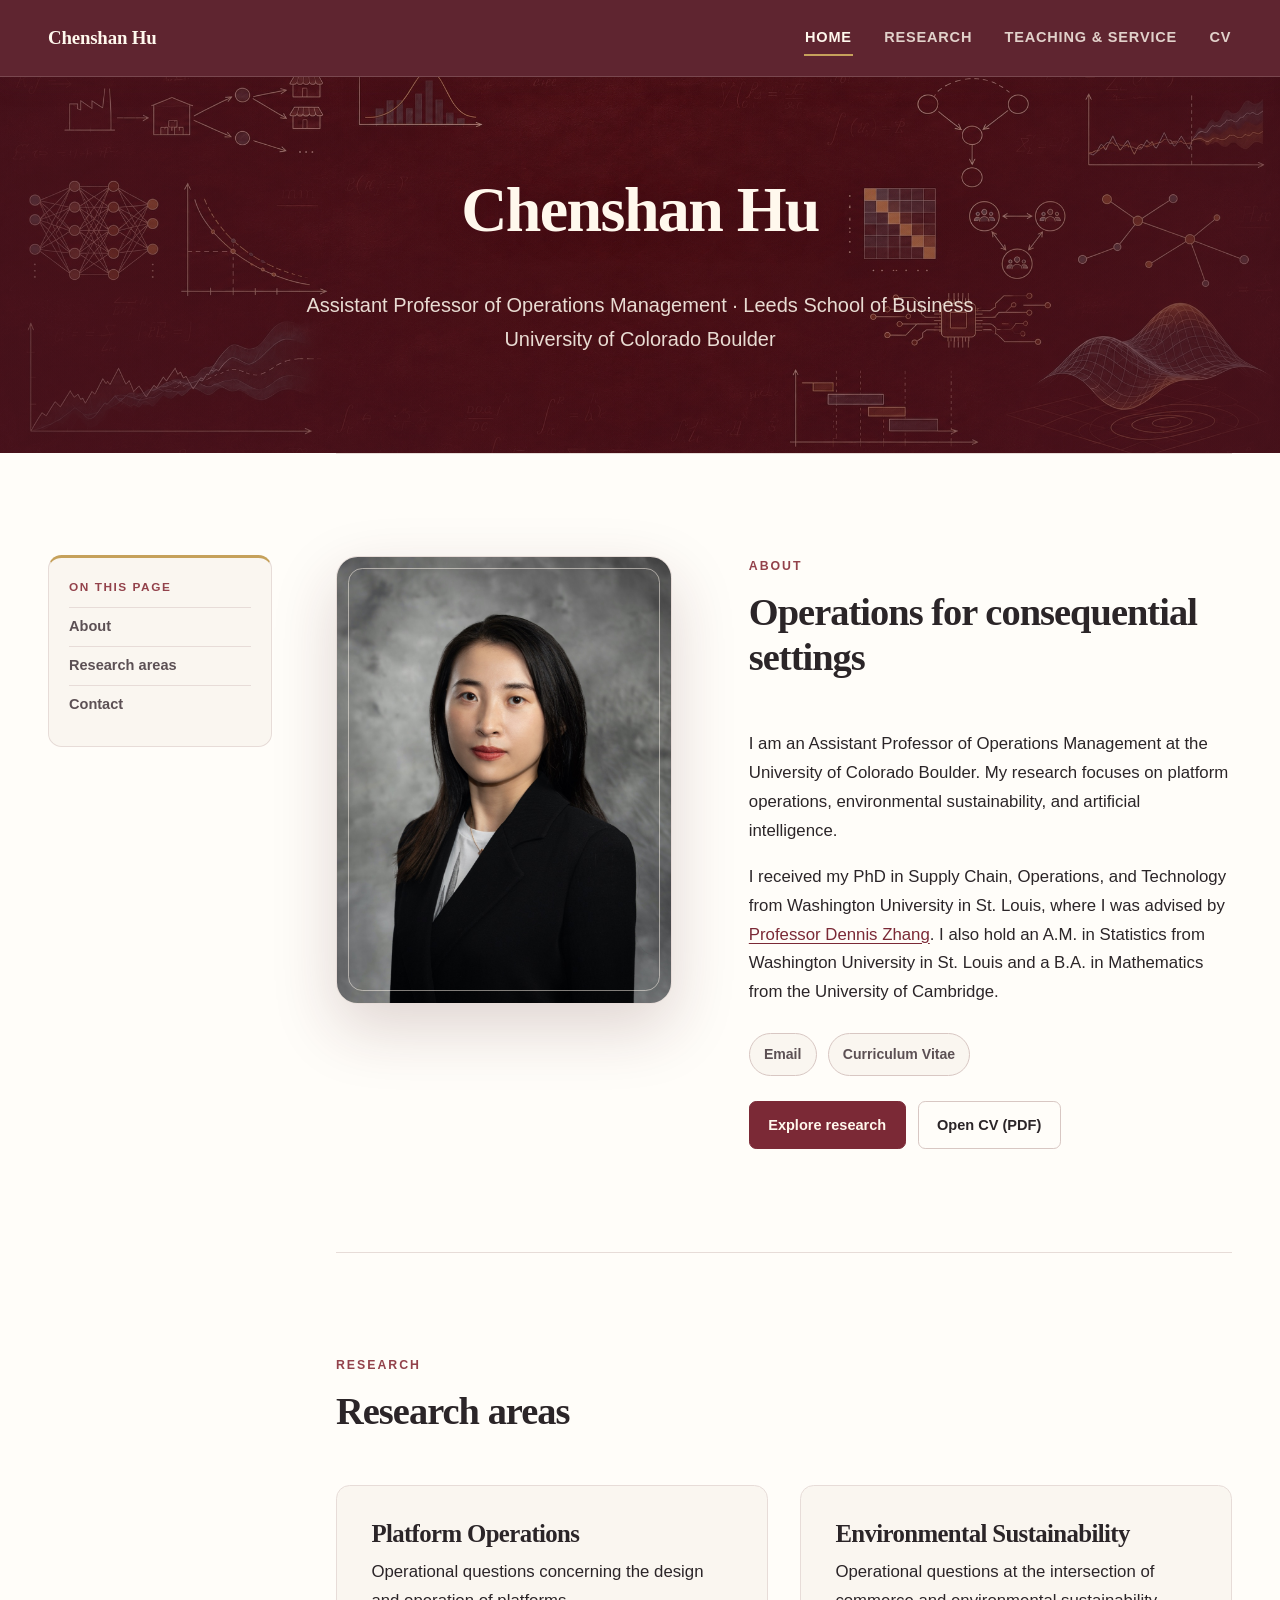
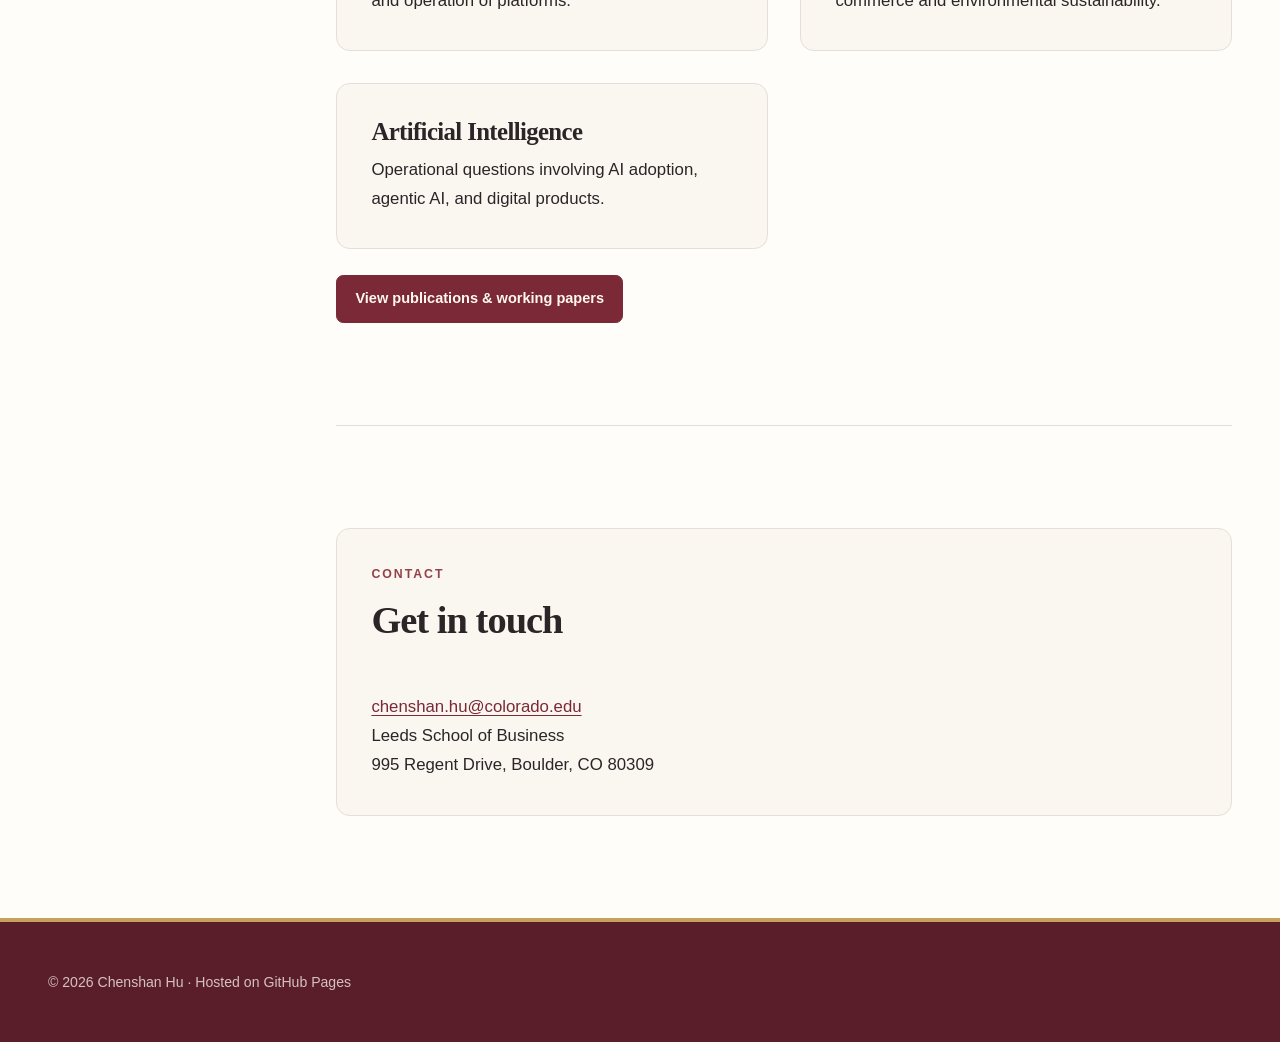
<file: index.html>
<!doctype html>
<html lang="en">
  <head>
    <meta charset="utf-8">
    <meta name="viewport" content="width=device-width, initial-scale=1">
    <title>Chenshan Hu | Operations Management</title>
    <meta name="description" content="Chenshan Hu is an Assistant Professor of Operations Management at the University of Colorado Boulder, studying platform operations, environmental sustainability, and artificial intelligence.">
    <meta name="theme-color" content="#5a1e2a">
    <link rel="canonical" href="https://chenshanhu369.github.io/">
    <link rel="preload" as="image" href="/assets/images/research-hero-ai.jpg">
    <link rel="icon" href="/assets/images/favicon.svg" type="image/svg+xml">
    <link rel="stylesheet" href="/assets/css/styles.css?v=20261116-5">
    <meta property="og:type" content="website">
    <meta property="og:title" content="Chenshan Hu | Operations Management">
    <meta property="og:description" content="Research in platform operations, environmental sustainability, and artificial intelligence.">
    <meta property="og:url" content="https://chenshanhu369.github.io/">
    <meta property="og:image" content="https://chenshanhu369.github.io/assets/images/research-hero-ai.jpg">
    <meta property="og:image:alt" content="Abstract burgundy diagrams representing operations and artificial intelligence research">
    <meta name="twitter:card" content="summary_large_image">
    <script type="application/ld+json">
      {
        "@context": "https://schema.org",
        "@type": "Person",
        "name": "Chenshan Hu",
        "url": "https://chenshanhu369.github.io/",
        "jobTitle": "Assistant Professor of Operations Management",
        "affiliation": {
          "@type": "CollegeOrUniversity",
          "name": "University of Colorado Boulder"
        },
        "email": "mailto:chenshan.hu@colorado.edu"
      }
    </script>
  </head>
  <body>
    <a class="skip-link" href="#main-content">Skip to main content</a>
    <header class="site-header">
      <div class="nav-wrap">
        <a class="brand" href="/" aria-label="Chenshan Hu, home">Chenshan Hu</a>
        <button class="nav-toggle" type="button" aria-expanded="false" aria-controls="site-navigation">
          <span class="sr-only">Toggle navigation</span>
          <span aria-hidden="true"></span><span aria-hidden="true"></span><span aria-hidden="true"></span>
        </button>
        <nav class="site-nav" id="site-navigation" aria-label="Primary navigation">
          <a href="/" aria-current="page">Home</a>
          <a href="/research.html">Research</a>
          <a href="/teaching-service.html">Teaching &amp; Service</a>
          <a href="/cv.html">CV</a>
        </nav>
      </div>
    </header>

    <main id="main-content">
      <section class="hero" aria-labelledby="hero-title">
        <div class="hero-overlay"></div>
        <div class="hero-inner">
          <h1 id="hero-title">Chenshan Hu</h1>
          <p class="hero-meta">Assistant Professor of Operations Management · Leeds School of Business<br>University of Colorado Boulder</p>
        </div>
      </section>

      <div class="page-shell content-layout">
        <aside class="section-toc" aria-label="Home page sections">
          <p class="section-toc-title">On this page</p>
          <nav>
            <a href="#about-heading">About</a>
            <a href="#focus-heading">Research areas</a>
            <a href="#contact-heading">Contact</a>
          </nav>
        </aside>

        <div class="content-main">
          <section class="section profile-grid" aria-labelledby="about-heading">
            <div class="profile-photo-frame">
              <img src="/assets/images/profile.jpg" alt="Portrait of Chenshan Hu" width="720" height="1080">
            </div>
            <div class="profile-copy">
              <p class="section-kicker">About</p>
              <h2 class="section-heading" id="about-heading">Operations for consequential settings</h2>
              <p>I am an Assistant Professor of Operations Management at the University of Colorado Boulder. My research focuses on platform operations, environmental sustainability, and artificial intelligence.</p>
              <p>I received my PhD in Supply Chain, Operations, and Technology from Washington University in St. Louis, where I was advised by <a href="https://denniszhang.org/">Professor Dennis Zhang</a>. I also hold an A.M. in Statistics from Washington University in St. Louis and a B.A. in Mathematics from the University of Cambridge.</p>
              <div class="social-links" aria-label="Contact links">
                <a href="mailto:chenshan.hu@colorado.edu">Email</a>
                <a href="/cv.html">Curriculum Vitae</a>
              </div>
              <div class="button-row">
                <a class="button" href="/research.html">Explore research</a>
                <a class="button button-secondary" href="/files/chenshan-hu-cv.pdf">Open CV (PDF)</a>
              </div>
            </div>
          </section>

          <section class="section" aria-labelledby="focus-heading">
            <p class="section-kicker">Research</p>
            <h2 class="section-heading" id="focus-heading">Research areas</h2>
            <div class="two-column">
              <article class="info-card">
                <h3>Platform Operations</h3>
                <p>Operational questions concerning the design and operation of platforms.</p>
              </article>
              <article class="info-card">
                <h3>Environmental Sustainability</h3>
                <p>Operational questions at the intersection of commerce and environmental sustainability.</p>
              </article>
              <article class="info-card">
                <h3>Artificial Intelligence</h3>
                <p>Operational questions involving AI adoption, agentic AI, and digital products.</p>
              </article>
            </div>
            <div class="button-row">
              <a class="button" href="/research.html">View publications &amp; working papers</a>
            </div>
          </section>

          <section class="section" aria-labelledby="contact-heading">
            <div class="info-card">
              <p class="section-kicker">Contact</p>
              <h2 class="section-heading" id="contact-heading">Get in touch</h2>
              <p><a href="mailto:chenshan.hu@colorado.edu">chenshan.hu@colorado.edu</a><br>Leeds School of Business<br>995 Regent Drive, Boulder, CO 80309</p>
            </div>
          </section>
        </div>
      </div>
    </main>

    <footer class="site-footer">
      <div class="page-shell"><p>&copy; 2026 Chenshan Hu · Hosted on GitHub Pages</p></div>
    </footer>
    <script src="/assets/js/main.js" defer></script>
  </body>
</html>
</file>
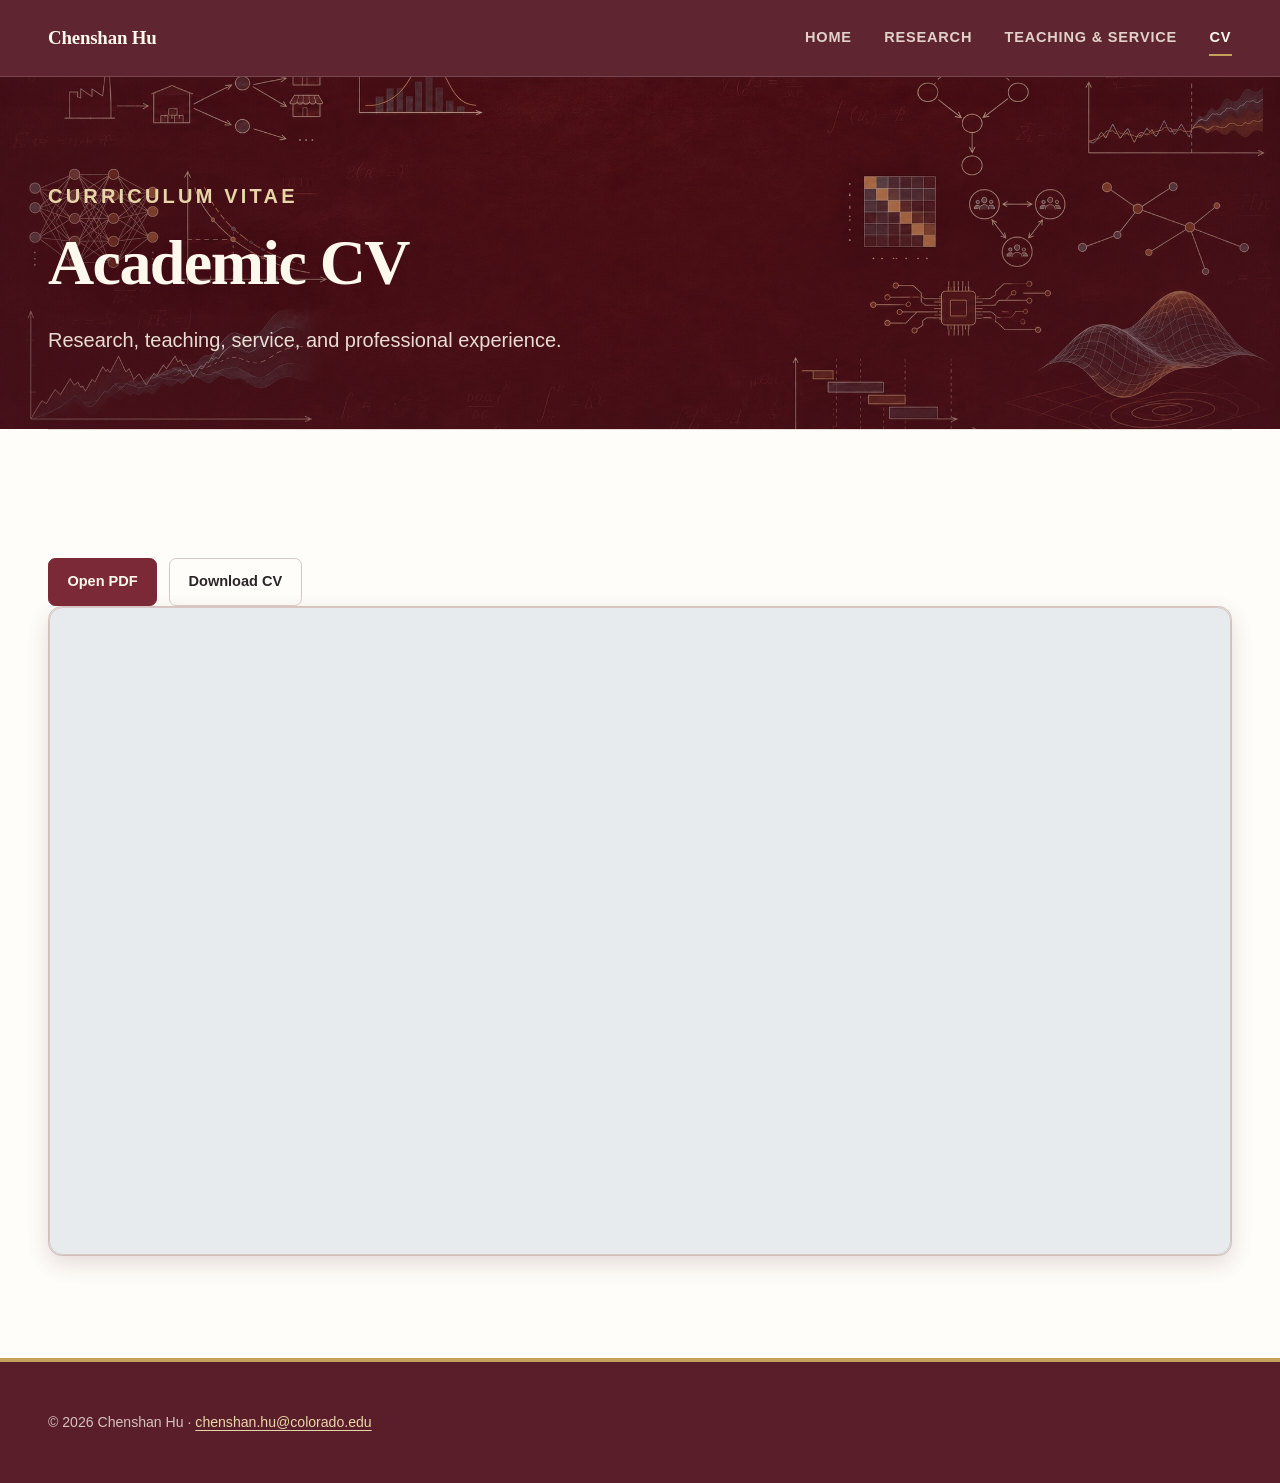
<file: cv.html>
<!doctype html>
<html lang="en">
  <head>
    <meta charset="utf-8">
    <meta name="viewport" content="width=device-width, initial-scale=1">
    <title>Curriculum Vitae | Chenshan Hu</title>
    <meta name="description" content="Curriculum vitae of Chenshan Hu, Assistant Professor of Operations Management at the University of Colorado Boulder.">
    <meta name="theme-color" content="#5a1e2a">
    <link rel="canonical" href="https://chenshanhu369.github.io/cv.html">
    <link rel="icon" href="/assets/images/favicon.svg" type="image/svg+xml">
    <link rel="stylesheet" href="/assets/css/styles.css?v=20261116-5">
    <meta property="og:type" content="website">
    <meta property="og:title" content="Curriculum Vitae | Chenshan Hu">
    <meta property="og:description" content="View or download Chenshan Hu's curriculum vitae.">
    <meta property="og:url" content="https://chenshanhu369.github.io/cv.html">
    <meta property="og:image" content="https://chenshanhu369.github.io/assets/images/research-hero-ai.jpg">
    <meta property="og:image:alt" content="Abstract burgundy diagrams representing operations and artificial intelligence research">
    <meta name="twitter:card" content="summary_large_image">
  </head>
  <body>
    <a class="skip-link" href="#main-content">Skip to main content</a>
    <header class="site-header">
      <div class="nav-wrap">
        <a class="brand" href="/" aria-label="Chenshan Hu, home">Chenshan Hu</a>
        <button class="nav-toggle" type="button" aria-expanded="false" aria-controls="site-navigation">
          <span class="sr-only">Toggle navigation</span>
          <span aria-hidden="true"></span><span aria-hidden="true"></span><span aria-hidden="true"></span>
        </button>
        <nav class="site-nav" id="site-navigation" aria-label="Primary navigation">
          <a href="/">Home</a>
          <a href="/research.html">Research</a>
          <a href="/teaching-service.html">Teaching &amp; Service</a>
          <a href="/cv.html" aria-current="page">CV</a>
        </nav>
      </div>
    </header>

    <main id="main-content">
      <header class="page-hero">
        <div class="page-shell">
          <p class="eyebrow">Curriculum vitae</p>
          <h1>Academic CV</h1>
          <p>Research, teaching, service, and professional experience.</p>
        </div>
      </header>

      <div class="page-shell">
        <section class="section" aria-labelledby="cv-heading">
          <div class="button-row">
            <a class="button" href="/files/chenshan-hu-cv.pdf" target="_blank" rel="noopener">Open PDF</a>
            <a class="button button-secondary" href="/files/chenshan-hu-cv.pdf" download>Download CV</a>
          </div>
          <h2 class="sr-only" id="cv-heading">Embedded curriculum vitae</h2>
          <div class="cv-frame">
            <iframe src="/files/chenshan-hu-cv.pdf#view=FitH" title="Curriculum vitae of Chenshan Hu">
              <p>Your browser cannot display the PDF. <a href="/files/chenshan-hu-cv.pdf">Download the curriculum vitae</a>.</p>
            </iframe>
          </div>
          <noscript>
            <p><a href="/files/chenshan-hu-cv.pdf">Open the curriculum vitae as a PDF.</a></p>
          </noscript>
        </section>
      </div>
    </main>

    <footer class="site-footer">
      <div class="page-shell"><p>&copy; 2026 Chenshan Hu · <a href="mailto:chenshan.hu@colorado.edu">chenshan.hu@colorado.edu</a></p></div>
    </footer>
    <script src="/assets/js/main.js" defer></script>
  </body>
</html>
</file>
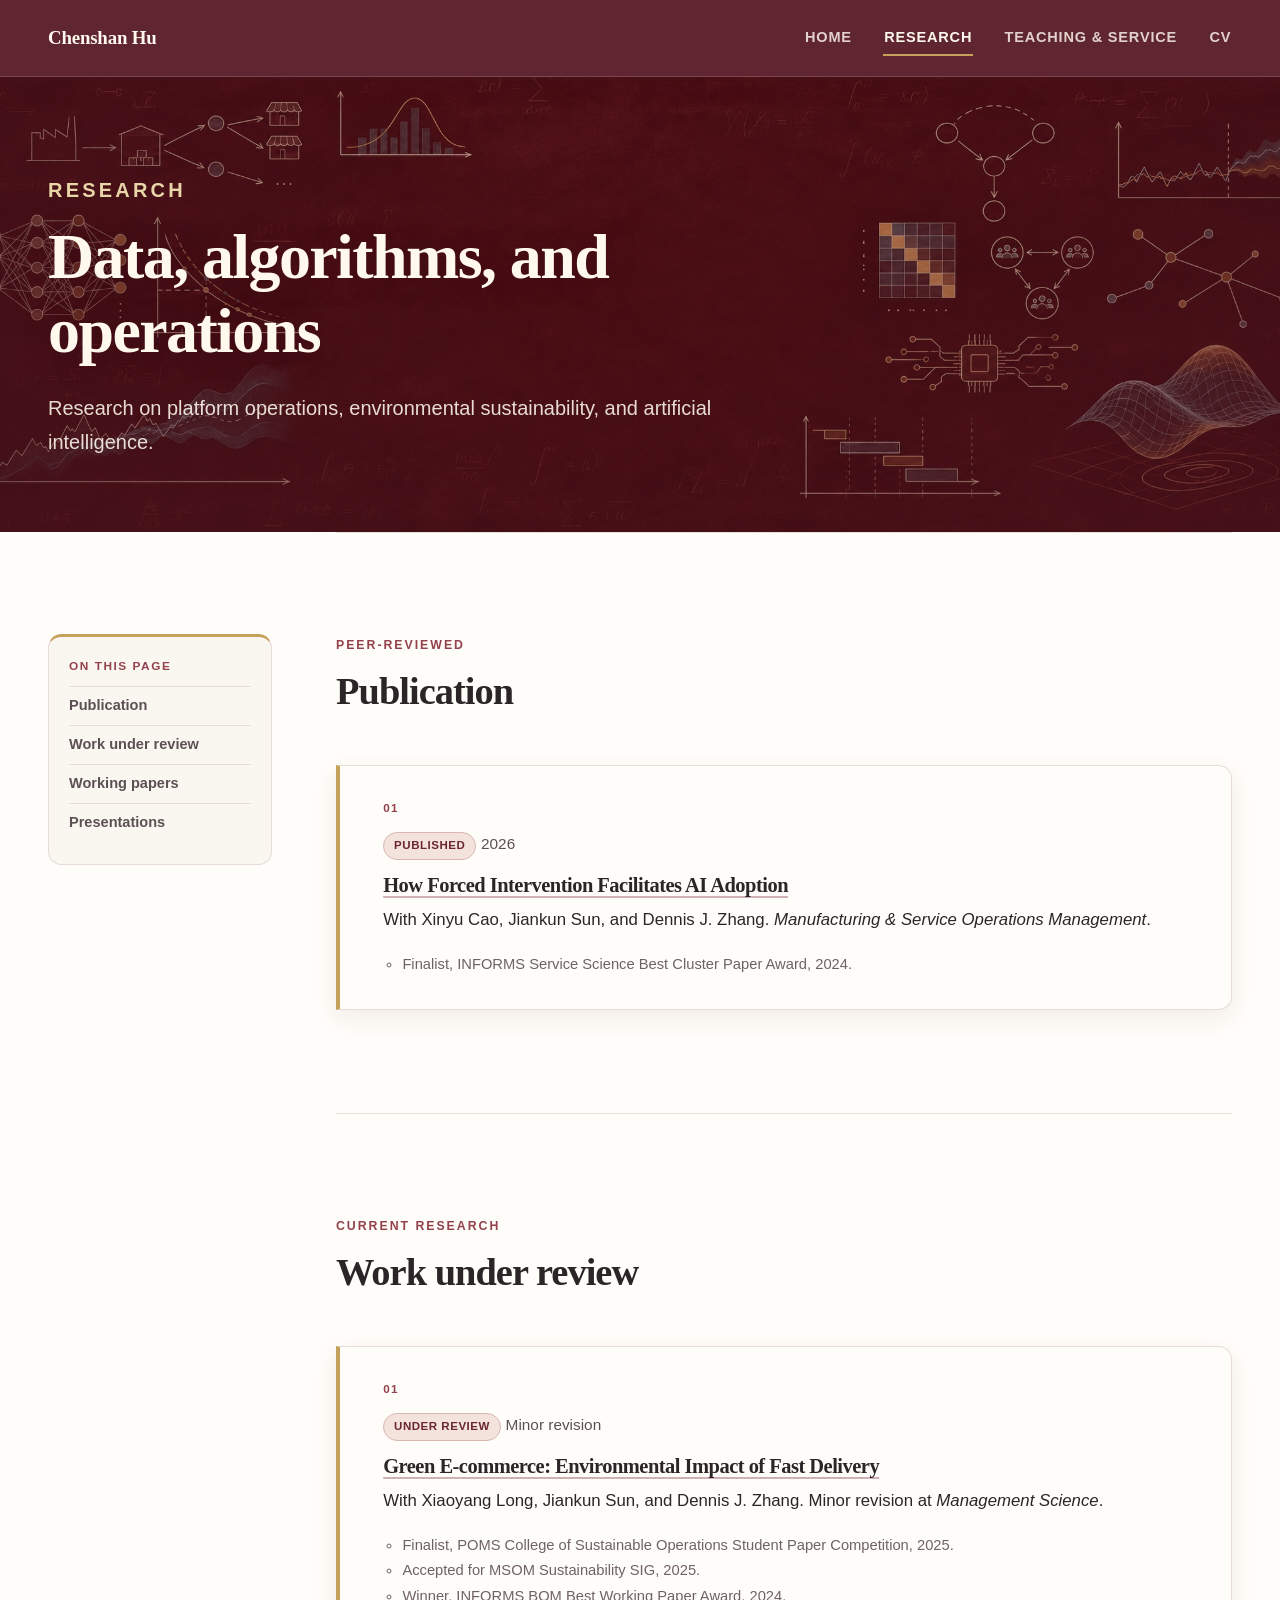
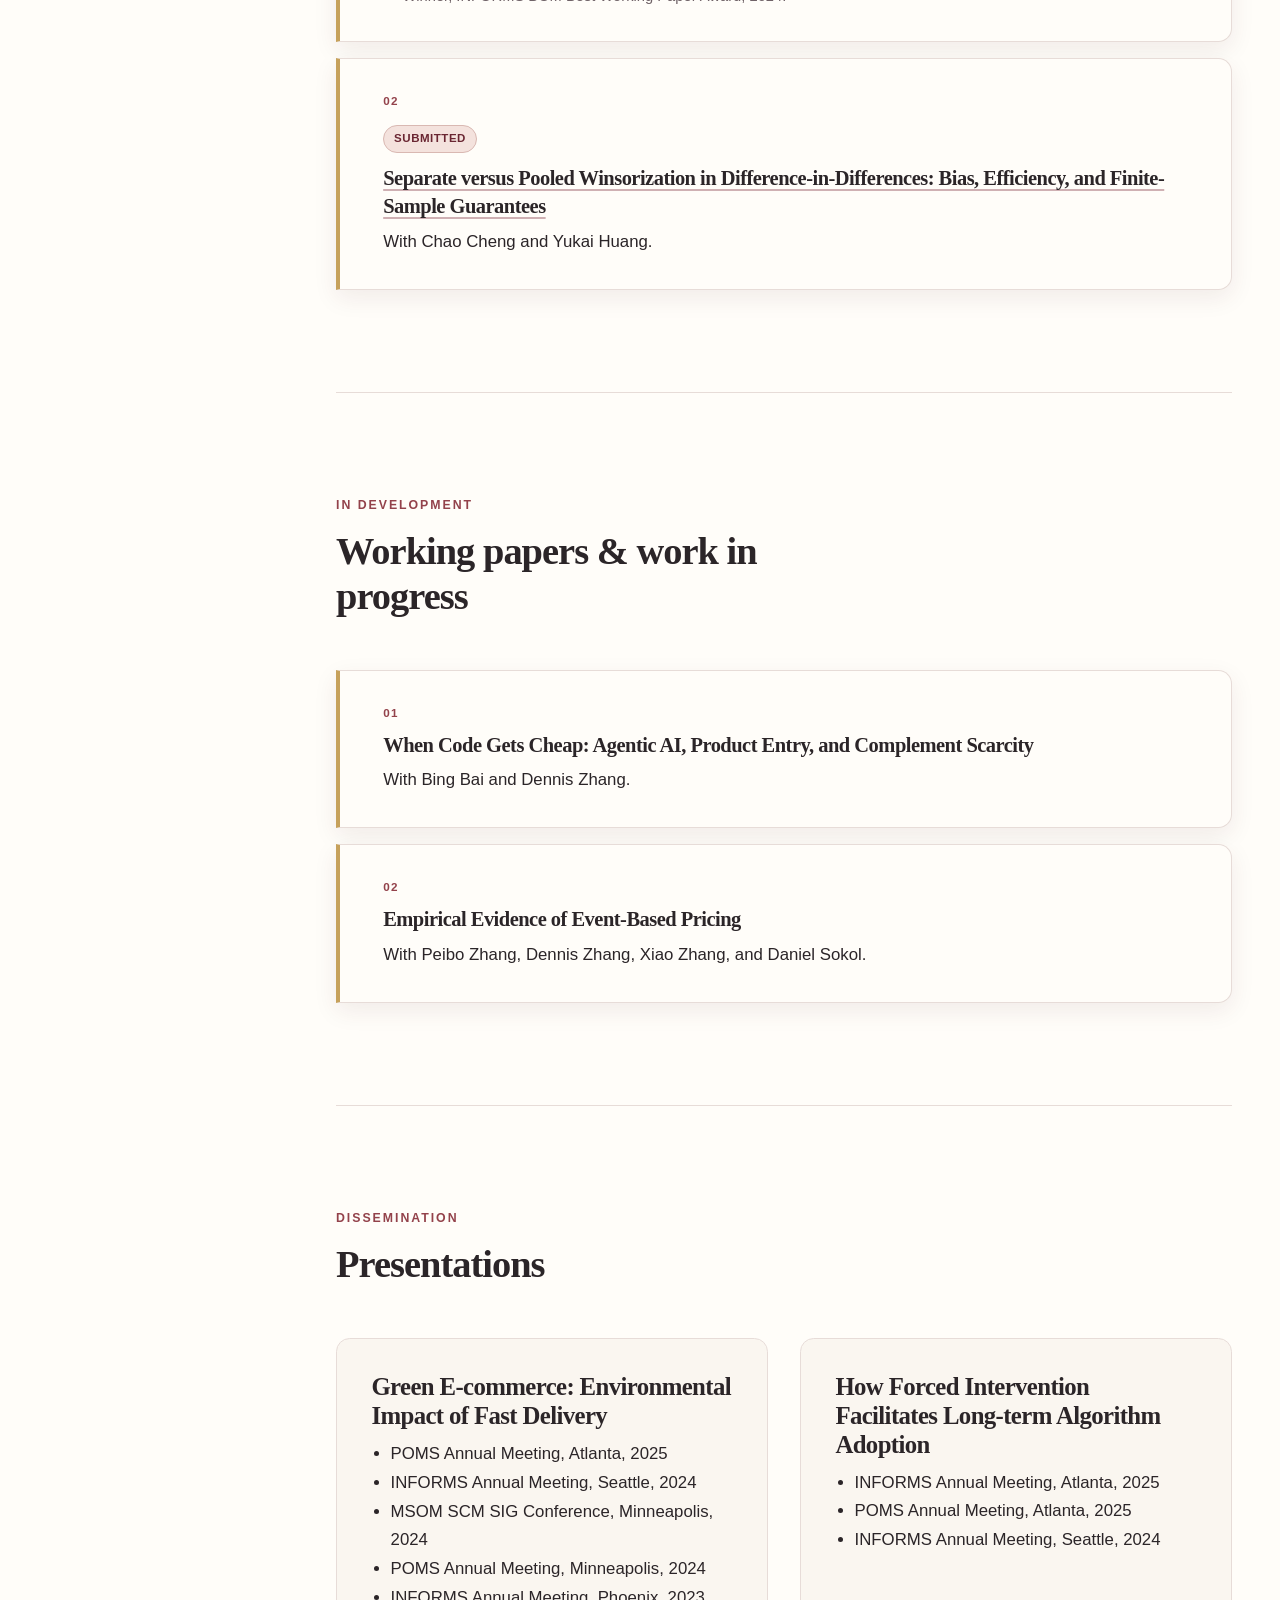
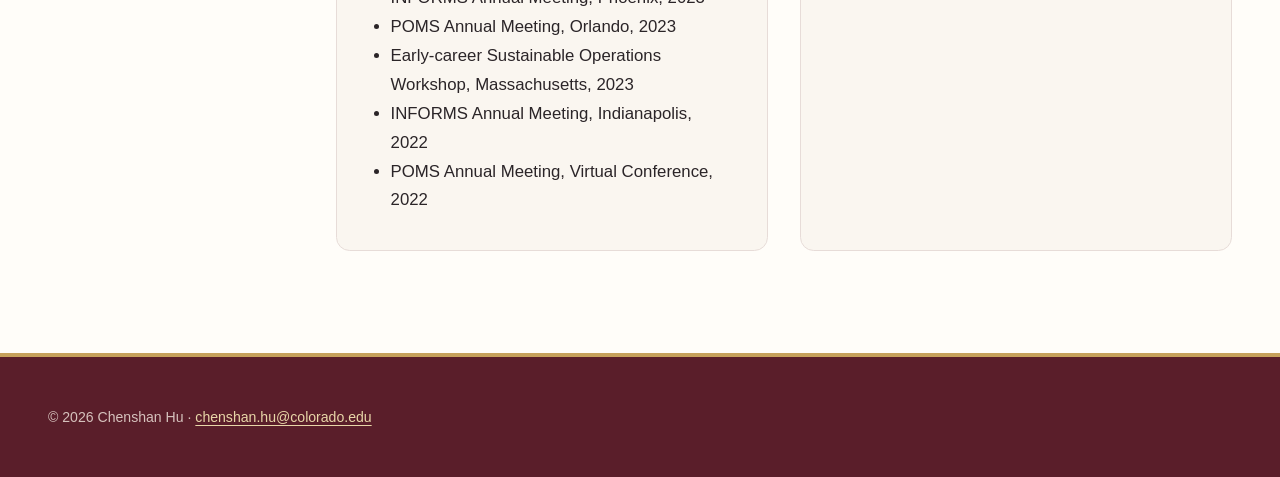
<file: research.html>
<!doctype html>
<html lang="en">
  <head>
    <meta charset="utf-8">
    <meta name="viewport" content="width=device-width, initial-scale=1">
    <title>Research | Chenshan Hu</title>
    <meta name="description" content="Publications, working papers, and presentations by Chenshan Hu in platform operations, sustainability, and artificial intelligence.">
    <meta name="theme-color" content="#5a1e2a">
    <link rel="canonical" href="https://chenshanhu369.github.io/research.html">
    <link rel="icon" href="/assets/images/favicon.svg" type="image/svg+xml">
    <link rel="stylesheet" href="/assets/css/styles.css?v=20261116-5">
    <meta property="og:type" content="website">
    <meta property="og:title" content="Research | Chenshan Hu">
    <meta property="og:description" content="Publications, working papers, and presentations in platform operations, sustainability, and artificial intelligence.">
    <meta property="og:url" content="https://chenshanhu369.github.io/research.html">
    <meta property="og:image" content="https://chenshanhu369.github.io/assets/images/research-hero-ai.jpg">
    <meta property="og:image:alt" content="Abstract burgundy diagrams representing operations and artificial intelligence research">
    <meta name="twitter:card" content="summary_large_image">
  </head>
  <body>
    <a class="skip-link" href="#main-content">Skip to main content</a>
    <header class="site-header">
      <div class="nav-wrap">
        <a class="brand" href="/" aria-label="Chenshan Hu, home">Chenshan Hu</a>
        <button class="nav-toggle" type="button" aria-expanded="false" aria-controls="site-navigation">
          <span class="sr-only">Toggle navigation</span>
          <span aria-hidden="true"></span><span aria-hidden="true"></span><span aria-hidden="true"></span>
        </button>
        <nav class="site-nav" id="site-navigation" aria-label="Primary navigation">
          <a href="/">Home</a>
          <a href="/research.html" aria-current="page">Research</a>
          <a href="/teaching-service.html">Teaching &amp; Service</a>
          <a href="/cv.html">CV</a>
        </nav>
      </div>
    </header>

    <main id="main-content">
      <header class="page-hero">
        <div class="page-shell">
          <p class="eyebrow">Research</p>
          <h1>Data, algorithms, and operations</h1>
          <p>Research on platform operations, environmental sustainability, and artificial intelligence.</p>
        </div>
      </header>

      <div class="page-shell content-layout">
        <aside class="section-toc" aria-label="Research sections">
          <p class="section-toc-title">On this page</p>
          <nav>
            <a href="#publications-heading">Publication</a>
            <a href="#review-heading">Work under review</a>
            <a href="#working-heading">Working papers</a>
            <a href="#presentations-heading">Presentations</a>
          </nav>
        </aside>

        <div class="content-main">
          <section class="section" aria-labelledby="publications-heading">
          <p class="section-kicker">Peer-reviewed</p>
          <h2 class="section-heading" id="publications-heading">Publication</h2>
          <ol class="paper-list">
            <li class="paper-item">
              <div class="paper-meta"><span class="status-pill">Published</span><span>2026</span></div>
              <h3 class="paper-title"><a href="https://papers.ssrn.com/sol3/papers.cfm?abstract_id=3640862">How Forced Intervention Facilitates AI Adoption</a></h3>
              <p>With Xinyu Cao, Jiankun Sun, and Dennis J. Zhang. <em>Manufacturing &amp; Service Operations Management</em>.</p>
              <ul>
                <li>Finalist, INFORMS Service Science Best Cluster Paper Award, 2024.</li>
              </ul>
            </li>
          </ol>
          </section>

          <section class="section" aria-labelledby="review-heading">
          <p class="section-kicker">Current research</p>
          <h2 class="section-heading" id="review-heading">Work under review</h2>
          <ol class="paper-list">
            <li class="paper-item">
              <div class="paper-meta"><span class="status-pill">Under review</span><span>Minor revision</span></div>
              <h3 class="paper-title"><a href="https://papers.ssrn.com/sol3/papers.cfm?abstract_id=4762848">Green E-commerce: Environmental Impact of Fast Delivery</a></h3>
              <p>With Xiaoyang Long, Jiankun Sun, and Dennis J. Zhang. Minor revision at <em>Management Science</em>.</p>
              <ul>
                <li>Finalist, POMS College of Sustainable Operations Student Paper Competition, 2025.</li>
                <li>Accepted for MSOM Sustainability SIG, 2025.</li>
                <li>Winner, INFORMS BOM Best Working Paper Award, 2024.</li>
              </ul>
            </li>
            <li class="paper-item">
              <div class="paper-meta"><span class="status-pill">Submitted</span></div>
              <h3 class="paper-title"><a href="https://arxiv.org/abs/2606.15097">Separate versus Pooled Winsorization in Difference-in-Differences: Bias, Efficiency, and Finite-Sample Guarantees</a></h3>
              <p>With Chao Cheng and Yukai Huang.</p>
            </li>
          </ol>
          </section>

          <section class="section" aria-labelledby="working-heading">
          <p class="section-kicker">In development</p>
          <h2 class="section-heading" id="working-heading">Working papers &amp; work in progress</h2>
          <ol class="paper-list">
            <li class="paper-item">
              <h3 class="paper-title">When Code Gets Cheap: Agentic AI, Product Entry, and Complement Scarcity</h3>
              <p>With Bing Bai and Dennis Zhang.</p>
            </li>
            <li class="paper-item">
              <h3 class="paper-title">Empirical Evidence of Event-Based Pricing</h3>
              <p>With Peibo Zhang, Dennis Zhang, Xiao Zhang, and Daniel Sokol.</p>
            </li>
          </ol>
          </section>

          <section class="section" aria-labelledby="presentations-heading">
          <p class="section-kicker">Dissemination</p>
          <h2 class="section-heading" id="presentations-heading">Presentations</h2>
          <div class="two-column">
            <article class="info-card">
              <h3>Green E-commerce: Environmental Impact of Fast Delivery</h3>
              <ul>
                <li>POMS Annual Meeting, Atlanta, 2025</li>
                <li>INFORMS Annual Meeting, Seattle, 2024</li>
                <li>MSOM SCM SIG Conference, Minneapolis, 2024</li>
                <li>POMS Annual Meeting, Minneapolis, 2024</li>
                <li>INFORMS Annual Meeting, Phoenix, 2023</li>
                <li>POMS Annual Meeting, Orlando, 2023</li>
                <li>Early-career Sustainable Operations Workshop, Massachusetts, 2023</li>
                <li>INFORMS Annual Meeting, Indianapolis, 2022</li>
                <li>POMS Annual Meeting, Virtual Conference, 2022</li>
              </ul>
            </article>
            <article class="info-card">
              <h3>How Forced Intervention Facilitates Long-term Algorithm Adoption</h3>
              <ul>
                <li>INFORMS Annual Meeting, Atlanta, 2025</li>
                <li>POMS Annual Meeting, Atlanta, 2025</li>
                <li>INFORMS Annual Meeting, Seattle, 2024</li>
              </ul>
            </article>
          </div>
          </section>
        </div>
      </div>
    </main>

    <footer class="site-footer">
      <div class="page-shell"><p>&copy; 2026 Chenshan Hu · <a href="mailto:chenshan.hu@colorado.edu">chenshan.hu@colorado.edu</a></p></div>
    </footer>
    <script src="/assets/js/main.js" defer></script>
  </body>
</html>
</file>
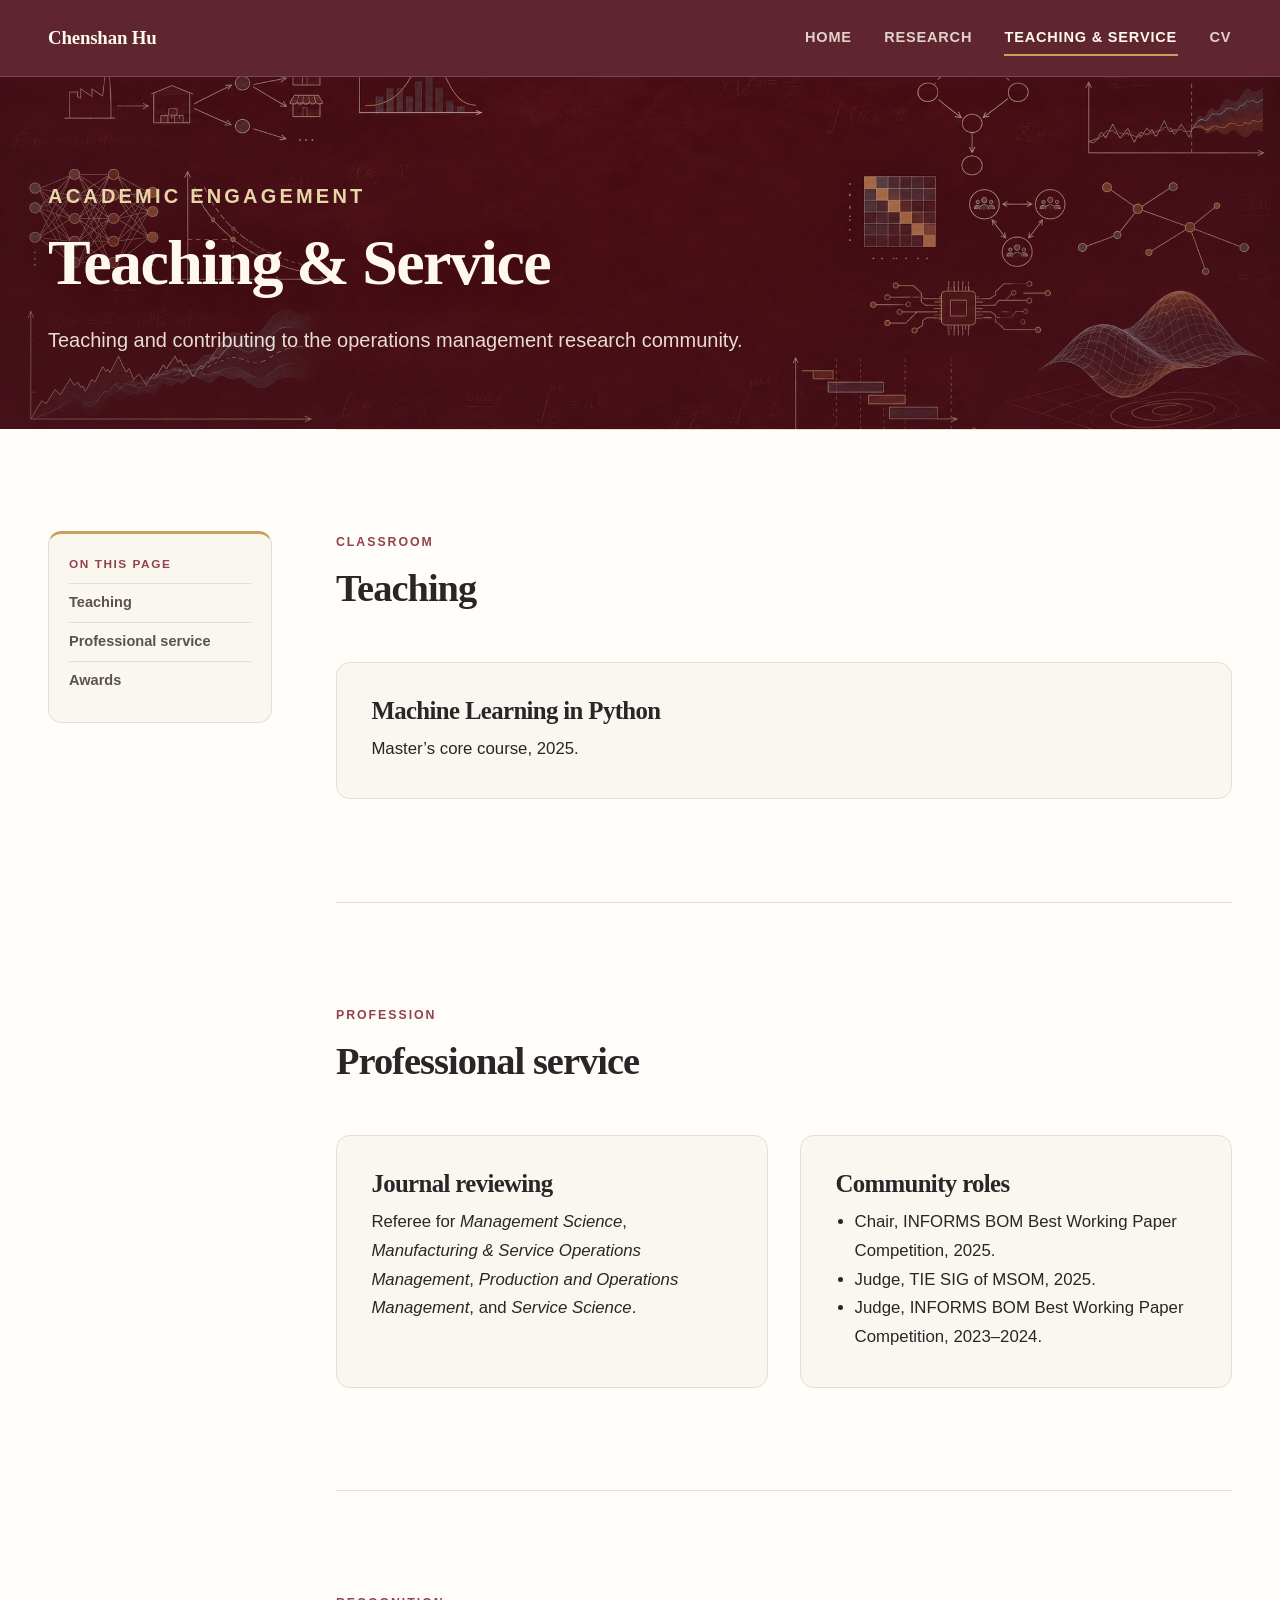
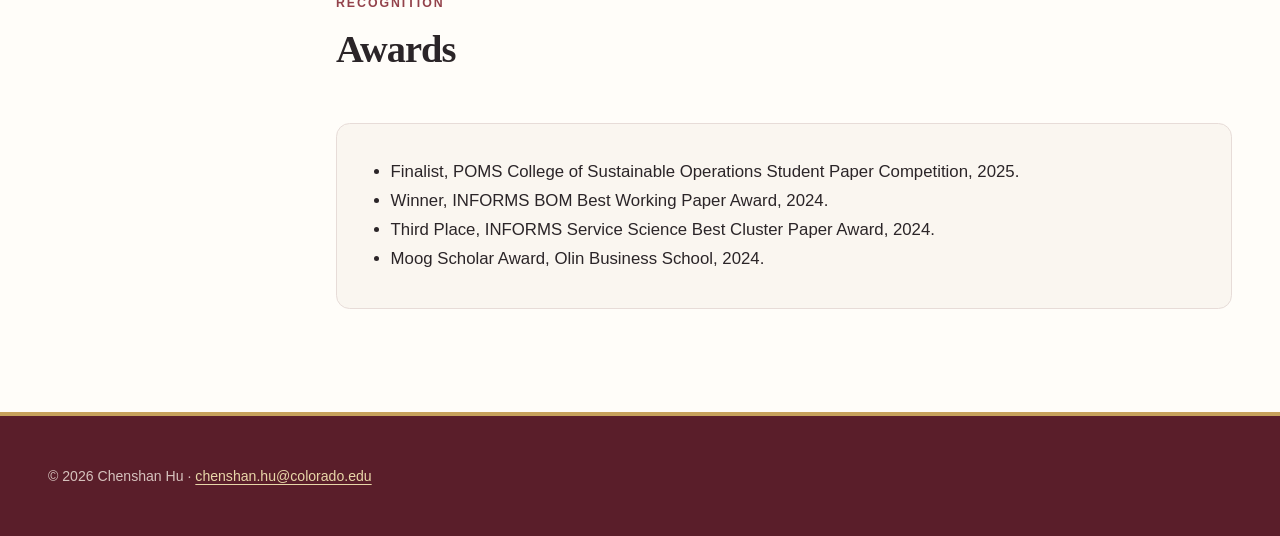
<file: teaching-service.html>
<!doctype html>
<html lang="en">
  <head>
    <meta charset="utf-8">
    <meta name="viewport" content="width=device-width, initial-scale=1">
    <title>Teaching &amp; Service | Chenshan Hu</title>
    <meta name="description" content="Teaching, professional service, and awards of Chenshan Hu, Assistant Professor of Operations Management at the University of Colorado Boulder.">
    <meta name="theme-color" content="#5a1e2a">
    <link rel="canonical" href="https://chenshanhu369.github.io/teaching-service.html">
    <link rel="icon" href="/assets/images/favicon.svg" type="image/svg+xml">
    <link rel="stylesheet" href="/assets/css/styles.css?v=20261116-5">
    <meta property="og:type" content="website">
    <meta property="og:title" content="Teaching &amp; Service | Chenshan Hu">
    <meta property="og:description" content="Teaching, professional service, and awards.">
    <meta property="og:url" content="https://chenshanhu369.github.io/teaching-service.html">
    <meta property="og:image" content="https://chenshanhu369.github.io/assets/images/research-hero-ai.jpg">
    <meta property="og:image:alt" content="Abstract burgundy diagrams representing operations and artificial intelligence research">
    <meta name="twitter:card" content="summary_large_image">
  </head>
  <body>
    <a class="skip-link" href="#main-content">Skip to main content</a>
    <header class="site-header">
      <div class="nav-wrap">
        <a class="brand" href="/" aria-label="Chenshan Hu, home">Chenshan Hu</a>
        <button class="nav-toggle" type="button" aria-expanded="false" aria-controls="site-navigation">
          <span class="sr-only">Toggle navigation</span>
          <span aria-hidden="true"></span><span aria-hidden="true"></span><span aria-hidden="true"></span>
        </button>
        <nav class="site-nav" id="site-navigation" aria-label="Primary navigation">
          <a href="/">Home</a>
          <a href="/research.html">Research</a>
          <a href="/teaching-service.html" aria-current="page">Teaching &amp; Service</a>
          <a href="/cv.html">CV</a>
        </nav>
      </div>
    </header>

    <main id="main-content">
      <header class="page-hero">
        <div class="page-shell">
          <p class="eyebrow">Academic engagement</p>
          <h1>Teaching &amp; Service</h1>
          <p>Teaching and contributing to the operations management research community.</p>
        </div>
      </header>

      <div class="page-shell content-layout">
        <aside class="section-toc" aria-label="Teaching and service sections">
          <p class="section-toc-title">On this page</p>
          <nav>
            <a href="#teaching-heading">Teaching</a>
            <a href="#service-heading">Professional service</a>
            <a href="#awards-heading">Awards</a>
          </nav>
        </aside>

        <div class="content-main">
          <section class="section" aria-labelledby="teaching-heading">
          <p class="section-kicker">Classroom</p>
          <h2 class="section-heading" id="teaching-heading">Teaching</h2>
          <div class="info-card">
            <h3>Machine Learning in Python</h3>
            <p>Master’s core course, 2025.</p>
          </div>
          </section>

          <section class="section" aria-labelledby="service-heading">
          <p class="section-kicker">Profession</p>
          <h2 class="section-heading" id="service-heading">Professional service</h2>
          <div class="two-column">
            <article class="info-card">
              <h3>Journal reviewing</h3>
              <p>Referee for <em>Management Science</em>, <em>Manufacturing &amp; Service Operations Management</em>, <em>Production and Operations Management</em>, and <em>Service Science</em>.</p>
            </article>
            <article class="info-card">
              <h3>Community roles</h3>
              <ul>
                <li>Chair, INFORMS BOM Best Working Paper Competition, 2025.</li>
                <li>Judge, TIE SIG of MSOM, 2025.</li>
                <li>Judge, INFORMS BOM Best Working Paper Competition, 2023–2024.</li>
              </ul>
            </article>
          </div>
          </section>

          <section class="section" aria-labelledby="awards-heading">
          <p class="section-kicker">Recognition</p>
          <h2 class="section-heading" id="awards-heading">Awards</h2>
          <div class="info-card">
            <ul>
              <li>Finalist, POMS College of Sustainable Operations Student Paper Competition, 2025.</li>
              <li>Winner, INFORMS BOM Best Working Paper Award, 2024.</li>
              <li>Third Place, INFORMS Service Science Best Cluster Paper Award, 2024.</li>
              <li>Moog Scholar Award, Olin Business School, 2024.</li>
            </ul>
          </div>
          </section>
        </div>
      </div>
    </main>

    <footer class="site-footer">
      <div class="page-shell"><p>&copy; 2026 Chenshan Hu · <a href="mailto:chenshan.hu@colorado.edu">chenshan.hu@colorado.edu</a></p></div>
    </footer>
    <script src="/assets/js/main.js" defer></script>
  </body>
</html>
</file>
<file: assets/css/styles.css>
:root {
  --ink: #2b2528;
  --ink-soft: #5c5054;
  --muted: #6f6267;
  --paper: #fffdf9;
  --paper-warm: #faf6f0;
  --line: #e7dcd8;
  --line-strong: #d8c7c3;
  --charcoal: #5a1e2a;
  --charcoal-soft: #722b38;
  --gold: #c6a15b;
  --gold-light: #e8d6a8;
  --rust: #93424b;
  --link: #7b2936;
  --link-hover: #5a1e2a;
  --shadow-sm: 0 8px 24px rgba(77, 25, 35, 0.08);
  --shadow-lg: 0 24px 64px rgba(77, 25, 35, 0.18);
  --radius-sm: 0.45rem;
  --radius-md: 0.85rem;
  --radius-lg: 1.35rem;
  --content-width: 74rem;
  --font-sans: ui-sans-serif, -apple-system, BlinkMacSystemFont, "Segoe UI", Helvetica, Arial, sans-serif;
  --font-display: Georgia, "Times New Roman", serif;
}

*,
*::before,
*::after {
  box-sizing: border-box;
}

html {
  color-scheme: light;
  scroll-behavior: smooth;
  scroll-padding-top: 5.25rem;
  text-size-adjust: 100%;
}

body {
  min-width: 20rem;
  margin: 0;
  color: var(--ink);
  background: var(--paper);
  font-family: var(--font-sans);
  font-size: 1.05rem;
  line-height: 1.72;
  -webkit-font-smoothing: antialiased;
  text-rendering: optimizeLegibility;
}

img,
svg {
  display: block;
  max-width: 100%;
}

img {
  height: auto;
}

iframe {
  max-width: 100%;
  border: 0;
}

a {
  color: var(--link);
  text-decoration-thickness: 0.08em;
  text-underline-offset: 0.18em;
  transition: color 160ms ease, text-decoration-color 160ms ease;
}

a:hover {
  color: var(--link-hover);
}

:focus-visible {
  outline: 3px solid var(--gold);
  outline-offset: 4px;
  border-radius: 0.15rem;
}

::selection {
  color: var(--charcoal);
  background: var(--gold-light);
}

h1,
h2,
h3,
h4 {
  margin: 0 0 0.7em;
  color: var(--ink);
  font-family: var(--font-display);
  font-weight: 700;
  line-height: 1.16;
  letter-spacing: -0.025em;
}

h1 {
  font-size: clamp(2.45rem, 5vw, 4.85rem);
}

h2 {
  font-size: clamp(1.85rem, 3vw, 2.65rem);
}

h3 {
  font-size: clamp(1.25rem, 2vw, 1.55rem);
}

p,
ul,
ol {
  margin-top: 0;
}

p:last-child,
ul:last-child,
ol:last-child {
  margin-bottom: 0;
}

.skip-link {
  position: fixed;
  z-index: 1000;
  top: 0.75rem;
  left: 0.75rem;
  padding: 0.7rem 1rem;
  color: var(--charcoal);
  background: var(--gold-light);
  border-radius: var(--radius-sm);
  font-weight: 750;
  transform: translateY(-180%);
  transition: transform 160ms ease;
}

.skip-link:focus {
  transform: translateY(0);
}

.site-header {
  position: sticky;
  z-index: 100;
  top: 0;
  color: #fff8ed;
  background: rgba(90, 30, 42, 0.97);
  border-bottom: 1px solid rgba(255, 248, 237, 0.16);
  box-shadow: 0 6px 22px rgba(77, 25, 35, 0.22);
  backdrop-filter: blur(14px);
  -webkit-backdrop-filter: blur(14px);
}

.nav-wrap {
  display: flex;
  align-items: center;
  justify-content: space-between;
  width: min(calc(100% - 3rem), var(--content-width));
  min-height: 4.75rem;
  margin: 0 auto;
  gap: 2rem;
}

.brand {
  color: #fff8ed;
  font-family: var(--font-display);
  font-size: 1.18rem;
  font-weight: 700;
  letter-spacing: -0.01em;
  text-decoration: none;
  white-space: nowrap;
}

.brand:hover {
  color: var(--gold-light);
}

.site-nav {
  display: flex;
  align-items: center;
  gap: clamp(1rem, 2.4vw, 2rem);
}

.site-nav a {
  position: relative;
  padding: 0.65rem 0.05rem;
  color: rgba(255, 248, 237, 0.82);
  font-size: 0.91rem;
  font-weight: 700;
  letter-spacing: 0.055em;
  text-decoration: none;
  text-transform: uppercase;
}

.site-nav a::after {
  position: absolute;
  right: 0;
  bottom: 0.28rem;
  left: 0;
  height: 2px;
  background: var(--gold);
  content: "";
  transform: scaleX(0);
  transform-origin: right;
  transition: transform 180ms ease;
}

.site-nav a:hover,
.site-nav a[aria-current="page"] {
  color: #fff8ed;
}

.site-nav a:hover::after,
.site-nav a[aria-current="page"]::after {
  transform: scaleX(1);
  transform-origin: left;
}

.nav-toggle {
  display: none;
  width: 2.85rem;
  height: 2.85rem;
  padding: 0.65rem;
  color: #fff8ed;
  background: transparent;
  border: 1px solid rgba(255, 248, 237, 0.32);
  border-radius: var(--radius-sm);
  cursor: pointer;
}

.nav-toggle:hover {
  background: rgba(255, 248, 237, 0.1);
  border-color: rgba(255, 248, 237, 0.62);
}

.nav-toggle > span:not(.sr-only) {
  display: block;
  width: 100%;
  height: 2px;
  margin: 4px 0;
  background: currentColor;
  border-radius: 999px;
}

.sr-only {
  position: absolute !important;
  width: 1px !important;
  height: 1px !important;
  padding: 0 !important;
  margin: -1px !important;
  overflow: hidden !important;
  clip: rect(0, 0, 0, 0) !important;
  white-space: nowrap !important;
  border: 0 !important;
}

.hero,
.page-hero {
  position: relative;
  isolation: isolate;
  overflow: hidden;
  color: #fff8ed;
  background-color: var(--charcoal);
  background-image: linear-gradient(90deg, rgba(74, 20, 31, 0.18), rgba(74, 20, 31, 0.08)), url("../images/research-hero-ai.jpg");
  background-position: center;
  background-size: cover;
}

.hero {
  min-height: clamp(15rem, 32vw, 22rem);
}

.hero::before,
.page-hero::before,
.hero-overlay {
  position: absolute;
  z-index: -1;
  inset: 0;
}

.hero::before,
.page-hero::before {
  background:
    linear-gradient(180deg, rgba(74, 20, 31, 0.06), rgba(74, 20, 31, 0.34)),
    radial-gradient(circle at 50% 45%, rgba(74, 20, 31, 0.06) 0, rgba(74, 20, 31, 0.46) 92%);
  content: "";
}

.hero-overlay {
  background: linear-gradient(90deg, rgba(74, 20, 31, 0.34), rgba(74, 20, 31, 0.08), rgba(74, 20, 31, 0.34));
}

.hero-inner {
  position: relative;
  z-index: 1;
  display: flex;
  min-height: inherit;
  width: min(calc(100% - 3rem), var(--content-width));
  margin: 0 auto;
  padding: clamp(4rem, 8vw, 6rem) 0;
  align-items: center;
  flex-direction: column;
  justify-content: center;
  text-align: center;
}

.hero h1,
.page-hero h1 {
  max-width: 16ch;
  margin-bottom: 0.35em;
  color: #fff8ed;
  text-shadow: 0 3px 28px rgba(58, 12, 22, 0.45);
}

.hero p,
.page-hero p {
  max-width: 51rem;
  color: rgba(255, 248, 237, 0.88);
  font-size: clamp(1.05rem, 2vw, 1.25rem);
}

.eyebrow,
.section-kicker {
  margin-bottom: 0.8rem;
  color: var(--rust);
  font-size: 0.77rem;
  font-weight: 800;
  letter-spacing: 0.16em;
  text-transform: uppercase;
}

.hero .eyebrow,
.page-hero .eyebrow {
  color: var(--gold-light);
}

.hero-meta {
  display: flex;
  flex-wrap: wrap;
  justify-content: center;
  margin-top: 1.15rem;
  color: rgba(255, 248, 237, 0.84);
  font-size: 0.98rem;
  gap: 0.5rem 1.75rem;
}

.hero-meta > * {
  position: relative;
}

.hero-meta > * + *::before {
  position: absolute;
  top: 50%;
  left: -1rem;
  width: 4px;
  height: 4px;
  background: var(--gold);
  border-radius: 50%;
  content: "";
  transform: translateY(-50%);
}

.page-hero {
  min-height: clamp(15rem, 32vw, 22rem);
}

.page-hero > .page-shell {
  position: relative;
  z-index: 1;
  display: flex;
  min-height: inherit;
  padding: clamp(4rem, 8vw, 6rem) 0 clamp(3rem, 6vw, 4.5rem);
  flex-direction: column;
  justify-content: flex-end;
}

.page-hero .hero-inner {
  align-items: flex-start;
  justify-content: flex-end;
  padding: clamp(4rem, 8vw, 6rem) 0 clamp(3rem, 6vw, 4.5rem);
  text-align: left;
}

.page-hero h1,
.page-hero p {
  max-width: 48rem;
}

.page-shell {
  width: min(calc(100% - 3rem), var(--content-width));
  margin: 0 auto;
}

.content-layout {
  display: grid;
  align-items: start;
  gap: clamp(2.5rem, 5vw, 5rem);
  grid-template-columns: minmax(11rem, 14rem) minmax(0, 1fr);
}

.content-main {
  min-width: 0;
}

.section-toc {
  position: sticky;
  top: 6.5rem;
  margin-top: clamp(4.5rem, 8vw, 7rem);
  padding: 1.2rem 1.25rem 1.35rem;
  background: var(--paper-warm);
  border: 1px solid var(--line);
  border-top: 3px solid var(--gold);
  border-radius: var(--radius-md);
}

.section-toc-title {
  margin-bottom: 0.55rem;
  color: var(--rust);
  font-size: 0.74rem;
  font-weight: 850;
  letter-spacing: 0.13em;
  text-transform: uppercase;
}

.section-toc nav {
  display: grid;
}

.section-toc a {
  padding: 0.58rem 0;
  color: var(--ink-soft);
  border-top: 1px solid var(--line);
  font-size: 0.91rem;
  font-weight: 700;
  line-height: 1.35;
  text-decoration: none;
}

.section-toc a:hover,
.section-toc a:focus-visible {
  color: var(--link-hover);
}

.section-heading[id] {
  scroll-margin-top: 6.5rem;
}

.profile-grid {
  display: grid;
  padding: clamp(4.5rem, 8vw, 7rem) 0;
  align-items: start;
  gap: clamp(2.5rem, 6vw, 5.5rem);
  grid-template-columns: minmax(15rem, 21rem) minmax(0, 1fr);
}

.profile-photo-frame {
  position: relative;
  overflow: hidden;
  background: var(--paper-warm);
  border: 1px solid var(--line);
  border-radius: var(--radius-lg);
  box-shadow: var(--shadow-lg);
}

.profile-photo-frame::after {
  position: absolute;
  inset: 0.7rem;
  border: 1px solid rgba(255, 248, 237, 0.5);
  border-radius: calc(var(--radius-lg) - 0.45rem);
  content: "";
  pointer-events: none;
}

.profile-photo-frame img {
  width: 100%;
  aspect-ratio: 3 / 4;
  object-fit: cover;
  object-position: center 20%;
}

.profile-copy {
  max-width: 49rem;
}

.profile-copy .lead,
.lead {
  color: var(--ink-soft);
  font-family: var(--font-display);
  font-size: clamp(1.22rem, 2vw, 1.48rem);
  line-height: 1.55;
}

.social-links {
  display: flex;
  flex-wrap: wrap;
  margin-top: 1.6rem;
  gap: 0.7rem;
}

.social-links a {
  display: inline-flex;
  min-height: 2.6rem;
  padding: 0.52rem 0.88rem;
  align-items: center;
  color: var(--ink-soft);
  background: var(--paper-warm);
  border: 1px solid var(--line-strong);
  border-radius: 999px;
  font-size: 0.88rem;
  font-weight: 750;
  text-decoration: none;
}

.social-links a:hover {
  color: #fff8ed;
  background: var(--link);
  border-color: var(--link);
}

.section {
  padding: clamp(4.5rem, 8vw, 7rem) 0;
  border-top: 1px solid var(--line);
}

.section:nth-of-type(even) {
  position: relative;
}

.section-heading {
  display: grid;
  margin-bottom: clamp(2rem, 4vw, 3.2rem);
  align-items: end;
  gap: 1rem 3rem;
  grid-template-columns: minmax(14rem, 0.72fr) minmax(18rem, 1.28fr);
}

h2.section-heading {
  display: block;
  max-width: 28ch;
}

.section-heading h2 {
  margin: 0;
}

.section-heading > p {
  max-width: 42rem;
  margin: 0;
  color: var(--muted);
}

.two-column {
  display: grid;
  gap: clamp(1.4rem, 3vw, 2rem);
  grid-template-columns: repeat(auto-fit, minmax(min(100%, 18rem), 1fr));
}

.info-card {
  height: 100%;
  padding: clamp(1.5rem, 3vw, 2.15rem);
  background: var(--paper-warm);
  border: 1px solid var(--line);
  border-radius: var(--radius-md);
}

.info-card h3 {
  margin-bottom: 0.55rem;
}

.info-card ul {
  padding-left: 1.2rem;
}

.paper-list {
  display: grid;
  margin: 0;
  padding: 0;
  gap: 1rem;
  list-style: none;
  counter-reset: paper;
}

.paper-item {
  position: relative;
  padding: clamp(1.35rem, 3vw, 2rem) clamp(1.25rem, 3vw, 2rem) clamp(1.35rem, 3vw, 2rem) clamp(1.6rem, 4vw, 2.7rem);
  background: var(--paper);
  border: 1px solid var(--line);
  border-left: 4px solid var(--gold);
  border-radius: 0 var(--radius-md) var(--radius-md) 0;
  box-shadow: var(--shadow-sm);
  counter-increment: paper;
}

.paper-item::before {
  display: block;
  margin-bottom: 0.5rem;
  color: var(--rust);
  content: counter(paper, decimal-leading-zero);
  font-size: 0.73rem;
  font-weight: 850;
  letter-spacing: 0.12em;
}

.paper-title {
  margin: 0 0 0.45rem;
  color: var(--ink);
  font-family: var(--font-display);
  font-size: clamp(1.1rem, 2vw, 1.28rem);
  font-weight: 700;
  line-height: 1.38;
}

.paper-title a {
  color: inherit;
  text-decoration-color: rgba(123, 41, 54, 0.36);
}

.paper-title a:hover {
  color: var(--link-hover);
  text-decoration-color: currentColor;
}

.paper-meta {
  margin-bottom: 0.35rem;
  color: var(--ink-soft);
  font-size: 0.96rem;
}

.paper-item > ul {
  margin: 0.8rem 0 0;
  padding-left: 1.2rem;
  color: var(--muted);
  font-size: 0.92rem;
}

.status-pill {
  display: inline-flex;
  margin: 0.35rem 0.3rem 0.35rem 0;
  padding: 0.2rem 0.62rem;
  align-items: center;
  color: #6a2632;
  background: #f4e2dd;
  border: 1px solid #d9b8b2;
  border-radius: 999px;
  font-size: 0.72rem;
  font-weight: 800;
  letter-spacing: 0.045em;
  text-transform: uppercase;
}

.button-row {
  display: flex;
  flex-wrap: wrap;
  margin-top: 1.6rem;
  gap: 0.75rem;
}

.button {
  display: inline-flex;
  min-height: 3rem;
  padding: 0.7rem 1.15rem;
  align-items: center;
  justify-content: center;
  color: #fff8ed;
  background: var(--link);
  border: 1px solid var(--link);
  border-radius: var(--radius-sm);
  font-size: 0.91rem;
  font-weight: 800;
  line-height: 1.2;
  text-decoration: none;
  transition: color 160ms ease, background 160ms ease, border-color 160ms ease, transform 160ms ease;
}

.button:hover {
  color: #fff8ed;
  background: var(--link-hover);
  border-color: var(--link-hover);
  transform: translateY(-1px);
}

.button-secondary {
  color: var(--ink);
  background: transparent;
  border-color: var(--line-strong);
}

.button-secondary:hover {
  color: var(--ink);
  background: var(--paper-warm);
  border-color: var(--gold);
}

.cv-viewer,
.cv-frame,
.document-frame,
iframe[title*="CV"],
iframe[title*="Curriculum"] {
  display: block;
  width: 100%;
  min-height: 72vh;
  background: #e8ebed;
  border: 1px solid var(--line-strong);
  border-radius: var(--radius-md);
  box-shadow: var(--shadow-sm);
}

.site-footer {
  padding: 3rem 0;
  color: rgba(255, 248, 237, 0.75);
  background: var(--charcoal);
  border-top: 4px solid var(--gold);
  font-size: 0.88rem;
}

.site-footer .page-shell {
  display: flex;
  align-items: center;
  justify-content: space-between;
  gap: 1.5rem;
}

.site-footer a {
  color: var(--gold-light);
}

.site-footer a:hover {
  color: #fff8ed;
}

@media (max-width: 64rem) {
  .content-layout {
    gap: 0;
    grid-template-columns: 1fr;
  }

  .section-toc {
    position: static;
    margin-top: 2.5rem;
  }

  .section-toc nav {
    gap: 0 1.5rem;
    grid-template-columns: repeat(2, minmax(0, 1fr));
  }
}

@media (max-width: 56rem) {
  .nav-wrap {
    width: min(calc(100% - 2rem), var(--content-width));
  }

  .nav-toggle {
    display: block;
  }

  .site-nav {
    position: absolute;
    top: calc(100% + 1px);
    right: 0;
    left: 0;
    display: none;
    padding: 0.8rem 1rem 1.1rem;
    align-items: stretch;
    background: rgba(90, 30, 42, 0.99);
    border-bottom: 1px solid rgba(255, 248, 237, 0.16);
    box-shadow: 0 16px 32px rgba(77, 25, 35, 0.24);
    flex-direction: column;
    gap: 0;
  }

  .site-nav.is-open,
  .site-nav[data-open="true"] {
    display: flex;
  }

  .site-nav a {
    padding: 0.8rem 0.75rem;
  }

  .site-nav a::after {
    right: 0.75rem;
    bottom: 0.55rem;
    left: 0.75rem;
  }

  .page-shell,
  .hero-inner {
    width: min(calc(100% - 2rem), var(--content-width));
  }

  .content-layout {
    gap: 0;
    grid-template-columns: 1fr;
  }

  .section-toc {
    position: static;
    margin-top: 2.5rem;
  }

  .section-toc nav {
    gap: 0 1.5rem;
    grid-template-columns: repeat(2, minmax(0, 1fr));
  }

  .profile-grid {
    grid-template-columns: minmax(12rem, 17rem) minmax(0, 1fr);
    gap: 2.4rem;
  }

  .section-heading {
    align-items: start;
    grid-template-columns: 1fr;
  }
}

@media (max-width: 42rem) {
  body {
    font-size: 1rem;
    line-height: 1.67;
  }

  .nav-wrap {
    min-height: 4.25rem;
  }

  .brand {
    font-size: 1.05rem;
  }

  .hero {
    min-height: clamp(15rem, 32vw, 22rem);
    background-position: center;
  }

  .hero-inner {
    padding: 3rem 0;
  }

  .hero h1 {
    font-size: clamp(2.55rem, 13vw, 3.65rem);
  }

  .hero-meta {
    align-items: center;
    flex-direction: column;
    gap: 0.25rem;
  }

  .hero-meta > * + *::before {
    display: none;
  }

  .page-hero .hero-inner {
    padding: 3.5rem 0 2.7rem;
  }

  .profile-grid {
    padding: 3.6rem 0 4.5rem;
    grid-template-columns: 1fr;
  }

  .profile-photo-frame {
    width: min(100%, 19rem);
    margin: 0 auto;
  }

  .profile-copy {
    max-width: none;
  }

  .section {
    padding: 4rem 0;
  }

  .section-toc nav {
    grid-template-columns: 1fr;
  }

  .two-column {
    grid-template-columns: 1fr;
  }

  .paper-item {
    padding: 1.3rem 1.15rem 1.4rem;
    border-left-width: 3px;
  }

  .button-row,
  .button {
    width: 100%;
  }

  .site-footer .page-shell {
    align-items: flex-start;
    flex-direction: column;
  }

  .cv-viewer,
  .cv-frame,
  .document-frame,
  iframe[title*="CV"],
  iframe[title*="Curriculum"] {
    min-height: 62vh;
  }
}

@media (prefers-reduced-motion: reduce) {
  html {
    scroll-behavior: auto;
  }

  *,
  *::before,
  *::after {
    scroll-behavior: auto !important;
    transition-duration: 0.01ms !important;
    animation-duration: 0.01ms !important;
    animation-iteration-count: 1 !important;
  }
}

@media print {
  :root {
    --ink: #000;
    --ink-soft: #222;
    --muted: #444;
  }

  body {
    color: #000;
    background: #fff;
    font-size: 10.5pt;
  }

  .site-header,
  .site-footer,
  .skip-link,
  .nav-toggle,
  .section-toc,
  .button-row,
  .social-links,
  .cv-viewer,
  .cv-frame,
  .document-frame,
  iframe {
    display: none !important;
  }

  .hero,
  .page-hero {
    min-height: 0;
    color: #000;
    background: #fff !important;
  }

  .hero::before,
  .page-hero::before,
  .hero-overlay {
    display: none;
  }

  .hero-inner,
  .page-hero .hero-inner {
    min-height: 0;
    padding: 1.5rem 0;
    align-items: flex-start;
    text-align: left;
  }

  .hero h1,
  .page-hero h1,
  .hero p,
  .page-hero p,
  .hero .eyebrow,
  .page-hero .eyebrow,
  .hero-meta {
    color: #000;
    text-shadow: none;
  }

  .profile-grid,
  .section {
    padding: 1.5rem 0;
  }

  .paper-item,
  .info-card,
  .profile-photo-frame {
    box-shadow: none;
    break-inside: avoid;
  }

  a {
    color: #000;
  }

  a[href^="http"]::after {
    color: #555;
    content: " (" attr(href) ")";
    font-size: 0.8em;
    font-weight: 400;
  }
}
</file>
